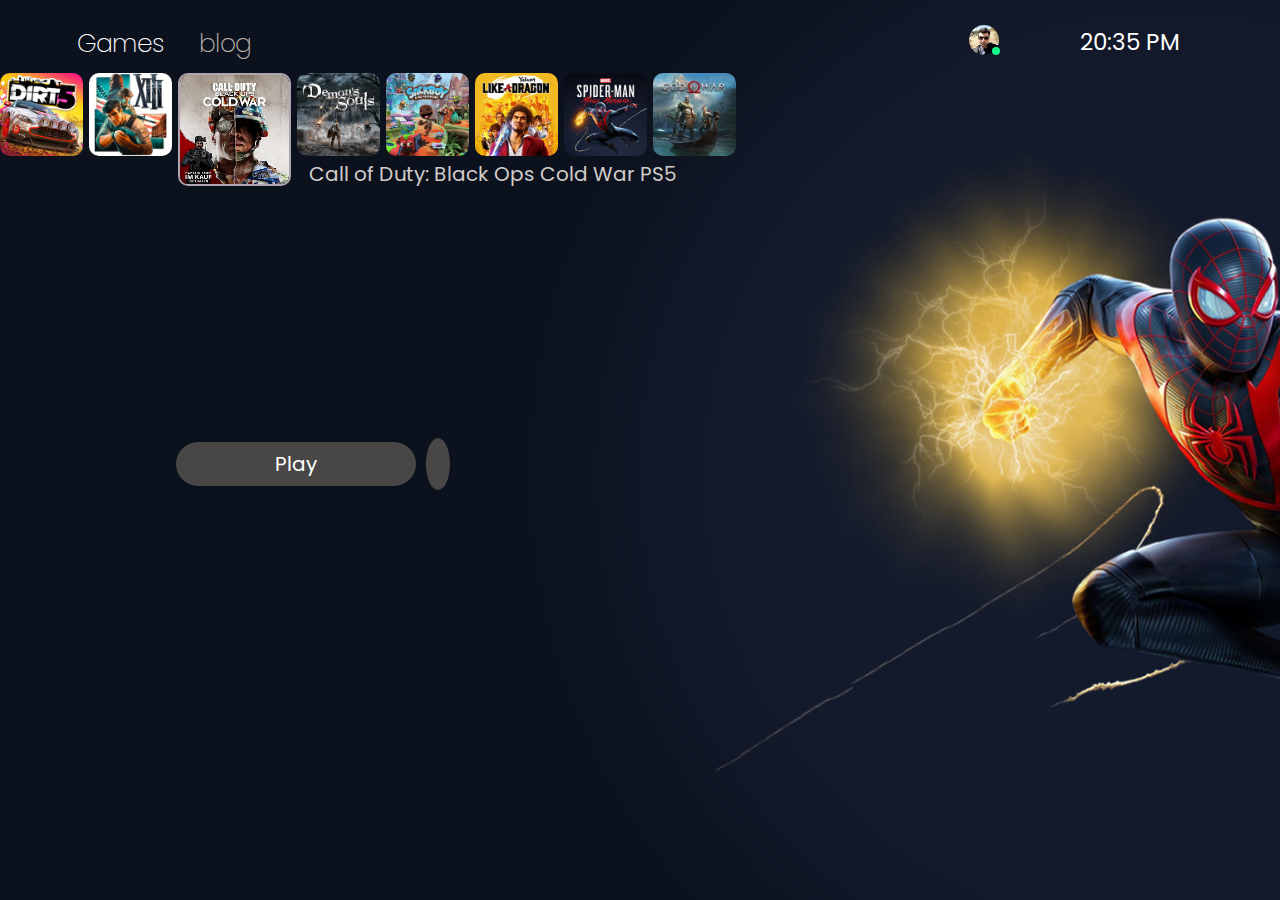
<file: index.html>
<!DOCTYPE html>
<html lang="en">
  <head>
    <meta charset="UTF-8" />
    <meta http-equiv="X-UA-Compatible" content="IE=edge" />
    <meta name="viewport" content="width=device-width, initial-scale=1.0" />
    <title>PS5</title>

    <link
      rel="stylesheet"
      href="https://pro.fontawesome.com/releases/v5.10.0/css/all.css"
      integrity="sha384-AYmEC3Yw5cVb3ZcuHtOA93w35dYTsvhLPVnYs9eStHfGJvOvKxVfELGroGkvsg+p"
      crossorigin="anonymous"
    />

    <link rel="icon" href="img/icon.png" />
    <link rel="stylesheet" href="css/style.css" />

    <!---font-->
    <link rel="preconnect" href="https://fonts.googleapis.com" />
    <link rel="preconnect" href="https://fonts.gstatic.com" crossorigin />
    <link
      href="https://fonts.googleapis.com/css2?family=Poppins:ital,wght@0,100;0,200;0,300;0,400;0,500;0,600;0,700;0,800;0,900;1,100;1,200;1,300;1,400;1,500;1,600;1,700;1,800;1,900&display=swap"
      rel="stylesheet"
    />
    <!---font-->
  </head>

  <body style="background-image: url(img/bg-spider-man.png);">
    <header class="header">
      <div class="container">
        <div class="profile-header">
          <ul>
            <li class="time-header">20:35 PM</li>
            <li class="image-header">
              <a href="#">
                <figure>
                  <img src="img/Majedjpg.jpg" alt="proile" />
                  <span></span>
                </figure>
              </a>
              <ul class="show-sub">
                <li>
                  <a href="#"><i class="fas fa-user-check"></i>Online Status</a>
                </li>
                <li>
                  <a href="profile.html"
                    ><i class="fas fa-user-circle"></i>Profile</a
                  >
                </li>
                <li>
                  <a href="#"><i class="fas fa-trophy"></i>Trophies</a>
                </li>
                <li>
                  <a href="#"><i class="fas fa-user-cog"></i>Swich User</a>
                </li>
                <li>
                  <a href="#"><i class="fas fa-sign-out-alt"></i>Log Out</a>
                </li>
              </ul>
            </li>
            <li class="icon-header">
              <a href="#"><i class="fas fa-cog"></i></a>
            </li>
            <li class="icon-header">
              <a href="#"><i class="fas fa-search"></i></a>
            </li>
          </ul>
        </div>
        <div class="select-header">
          <ul>
            <li><a href="#">Games</a></li>
            <li>
              <a href="#"><span>blog</span></a>
            </li>
          </ul>
        </div>
      </div>
    </header>

    <section class="slider">
      <div class="image-slider">
        <img src="img/game-thumbnail-dirt-5.png" />
      </div>
      <div class="image-slider">
        <img src="img/game-thumbnail-XIII.png" />
      </div>
      <div class="image-slider">
        <figure>
          <img src="img/call.jpg" />
          <span>Call of Duty: Black Ops Cold War PS5 </span>
        </figure>
      </div>

      <div class="image-slider">
        <img src="img/game-thumbnail-demons-souls.png" />
      </div>
      <div class="image-slider">
        <img src="img/game-thumbnail-sackboy.png" />
      </div>
      <div class="image-slider">
        <img src="img/game-thumbnail-yakuza.png" />
      </div>
      <div class="image-slider">
        <img src="img/game-thumbnail-spider-man.png" />
      </div>
      <div class="image-slider">
        <img src="img/god-of-war.jpg" />
      </div>
    </section>
    <section>
      <div class="btn-home">
        <a href="#">Play</a>
        <i class="fas fa-ellipsis-h"></i>
      </div>
    </section>

    <script
      src="https://code.jquery.com/jquery-3.6.0.min.js"
      integrity="sha256-/xUj+3OJU5yExlq6GSYGSHk7tPXikynS7ogEvDej/m4="
      crossorigin="anonymous"
    ></script>
    <script src="js/main.js"></script>
  </body>
</html>
</file>
<file: css/style.css>
* {
  margin: 0;
  padding: 0;
  box-sizing: border-box;
}

a {
  transition: all 0.2s ease-in-out;
}

body {
  direction: ltr;
  background-image: url(img/bg-spider-man.png);
  background-repeat: no-repeat;
  background-size: cover;
  font-family: "Poppins", sans-serif;
  height: 100vh;
  /* background-color: #333; */
}
.show {
  opacity: 1 !important;
  visibility: visible !important;
}
/*-----------------------------------------------------
# header
-----------------------------------------------------*/
/*********************/
.header {
  float: right;
  width: 100%;
  margin-top: 25px;
}

.container {
  width: 88%;
  margin: auto;
}

.header .profile-header {
  float: right;
}

.header .profile-header > ul > li {
  float: right;
  list-style: none;
  padding: 0 23px;
  position: relative;
}

.header .profile-header .time-header {
  color: #fff;
  font-size: 23px;
  margin-left: 35px;
}

.header .profile-header .image-header a figure {
  position: relative;
}

.header .profile-header .image-header a figure img {
  border-radius: 50%;
  max-width: 30px;
  transition: all 0.2s ease-in-out;
}

.header .profile-header .image-header a figure span {
  position: absolute;
  width: 8px;
  height: 8px;
  background: #13f88b;
  border-radius: 50%;
  top: 22px;
  right: -1px;
}

.header .profile-header .icon-header {
  font-size: 20px;
}

.header .profile-header .icon-header i {
  color: #fff;
  transition: all 0.2s ease-in-out;
}

.header .profile-header .icon-header i:hover {
  color: #adadad;
}

.header .profile-header .image-header a figure img:hover {
  opacity: 0.7;
}

.header .profile-header > ul > li ul {
  position: absolute;
  width: 286px;
  background: #1d2125;
  top: 55px;
  left: -85px;
  border-radius: 10px;
  opacity: 0;
  transition: all 0.2s ease-in-out;
  visibility: hidden;
}

.header .profile-header > ul > li ul li {
  list-style: none;
}

.header .profile-header > ul > li ul li a {
  color: #fff;
  text-decoration: none;
  display: block;
  padding: 12px 20px;
  border: 1px solid #242a2f;
  border-radius: 10px;
  transition: all 0.2s ease-in-out;
}
.drop-down {
  position: absolute;
  width: 286px;
  background: #1d2125;
  top: 55px;
  left: -85px;
  border-radius: 10px;
  opacity: 0;
  transition: all 0.2s ease-in-out;
  visibility: hidden;
}
.header .profile-header > ul > li ul li a i {
  margin-right: 10px;
}

.header .profile-header > ul > li ul li a:hover {
  border: 1px solid #aea5ae;
}

/* .header .profile-header>ul>li:hover ul {
    visibility: visible;
    opacity: 1;
    top: 46px;

} */

.select-header {
  float: left;
}

.select-header li {
  list-style: none;
  float: left;
  margin-right: 35px;
}

.select-header li a {
  color: #fff;
  text-decoration: none;
  font-size: 25px;
  font-weight: 200;
}

.select-header li a span {
  color: rgb(187 178 169);
}
/*-----------------------------------------------------
# slider
-----------------------------------------------------*/
.slider {
  float: left;
  width: 100%;
  margin-top: 10px;
}

.slider .image-slider {
  float: left;
}

.slider .image-slider img {
  width: 83px;
  margin-right: 6px;
  border-radius: 10px;
  transition: all 0.2s ease-in-out;
}

.slider .image-slider figure img {
  width: 113px;
  border: 2px solid #aea5ae;
  position: relative;
}

.slider .image-slider figure span {
  position: absolute;
  top: 159px;
  left: 309px;
  color: #d2cdc9;
  font-size: 20px;
}

.slider .image-slider img:hover {
  opacity: 0.8;
  cursor: pointer;
}
/*-----------------------------------------------------
# button
-----------------------------------------------------*/
.btn-home {
  width: 100%;
  float: right;
  margin-top: 249px;
}

.btn-home a {
  margin-left: 176px;
  background: #484745;
  display: inline-block;
  padding: 7px 99px;
  color: #fff;
  text-decoration: none;
  font-size: 20px;
  font-family: "Poppins";
  border-radius: 29px;
}

.btn-home i {
  margin-left: 10px;
  background: #484745;
  padding: 12px 12px;
  color: #fff;
  text-decoration: none;
  font-size: 20px;
  border-radius: 50%;
}

.btn-home a:hover,
.btn-home i:hover {
  background: #3e3d3b;
  cursor: pointer;
}

/*-----------------------------------------------------
# profile
-----------------------------------------------------*/
.profile-body {
  direction: ltr;
  background-image: url(img/profile\ background.jpg);
  background-repeat: no-repeat;
  background-size: cover;
  font-family: "Poppins", sans-serif;
}

.select-profile {
  width: 100%;
  float: right;
}

.select-profile .menu-profile {
  width: 49%;
  float: left;
  margin-left: 208px;
  margin-top: 28px;
}

.select-profile .menu-profile ul {
}

.select-profile .menu-profile ul li {
  list-style: none;
}

.select-profile .menu-profile ul li a {
  color: #fff;
  text-decoration: none;
  font-size: 17px;
  font-weight: 200;
  border-bottom: 1px solid #5a504f;
  display: block;
  padding: 13px 0;
}

.select-profile .menu-profile ul li a:hover {
  border-bottom: 1px solid #9f9a9d;
  font-size: 18px;
}

.select-profile-header {
  width: 50%;
  float: left;
}

.select-profile-header a {
  text-decoration: none;
  color: #fff;
  font-size: 33px;
  font-weight: 200;
}
</file>
